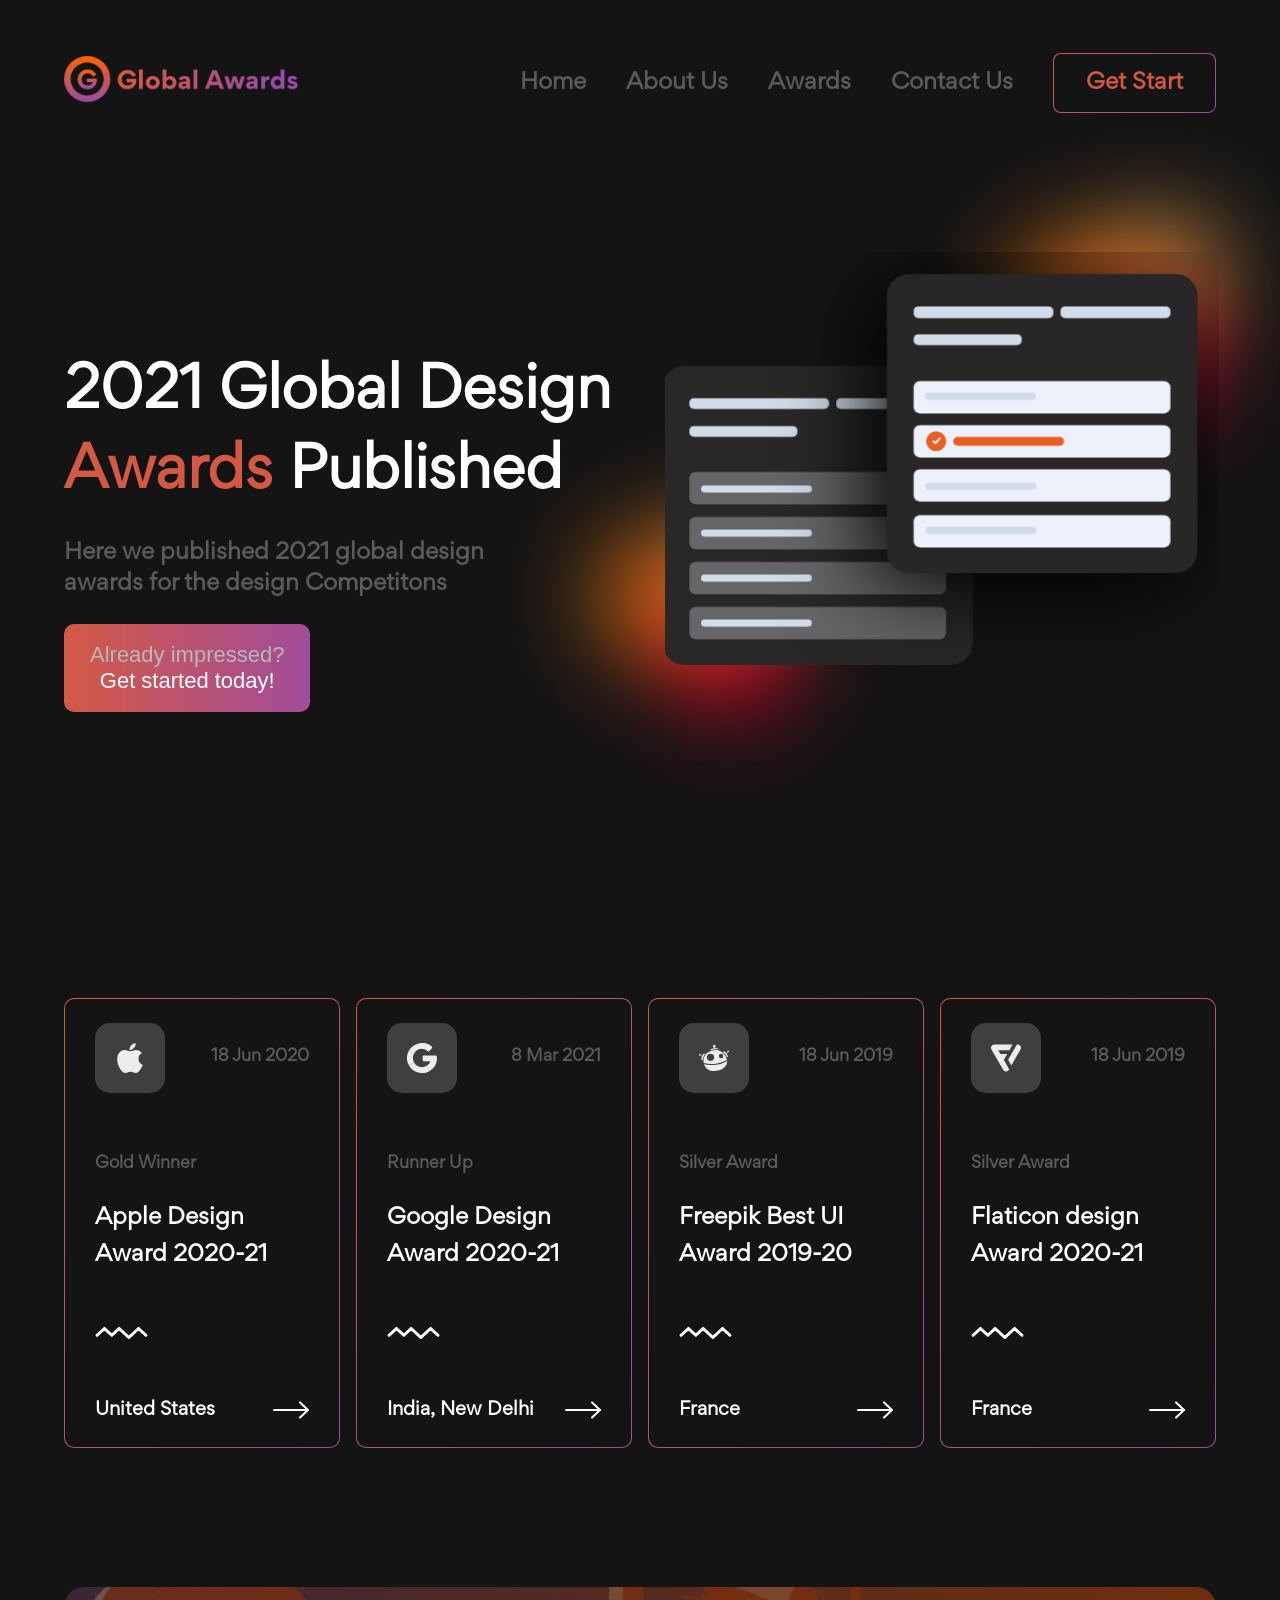
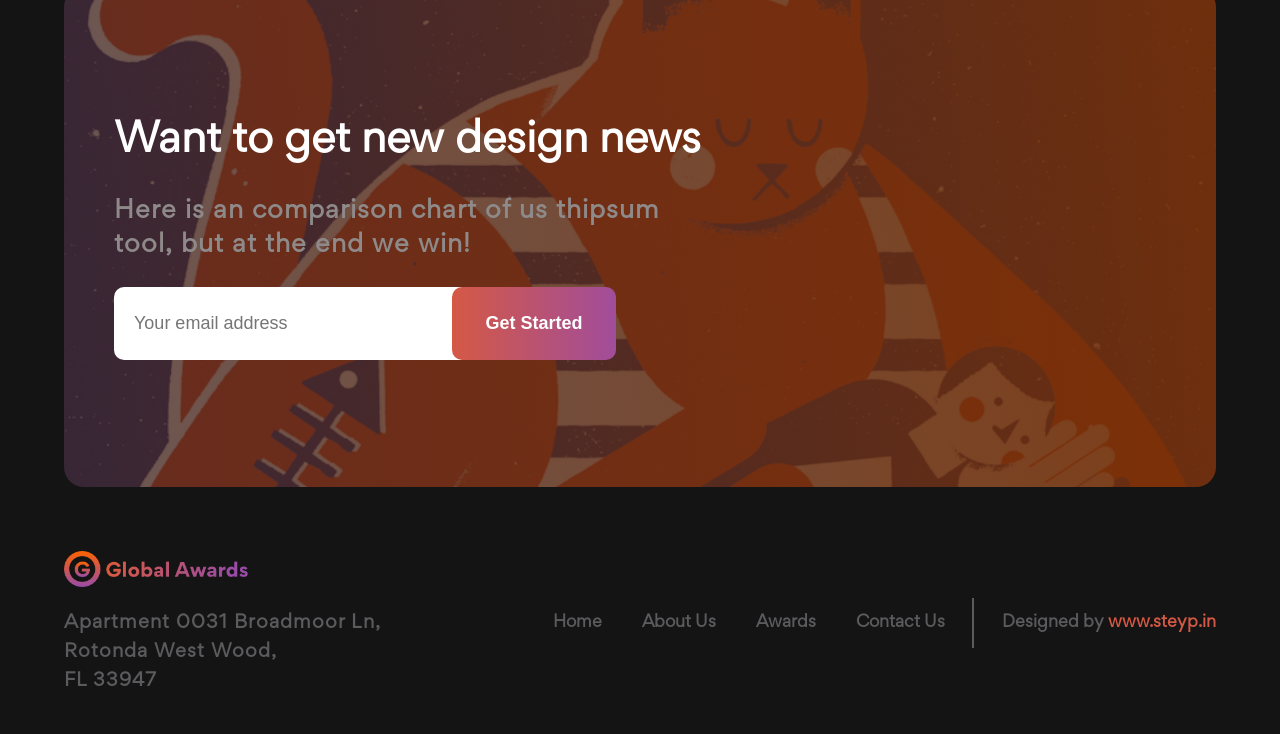
<file: index.html>
<!DOCTYPE html>
<html lang="en">
  <head>
    <meta charset="UTF-8" />
    <meta http-equiv="X-UA-Compatible" content="IE=edge" />
    <meta name="viewport" content="width=device-width, initial-scale=1.0" />
    <title>Global Awards</title>
    <link rel="stylesheet" href="./css/style.css" />
    <link rel="stylesheet" href="./css/animate.css" />
    <script src="./js/jquery.min.js"></script>
    <script src="./js/wow.js"></script>
    <script src="./js/index.js"></script>
    <!-- fav-icon -->
    <link rel="icon" href="./images/favicon.png" />
    ￼￼
  </head>
  <body>
    <header>
      <div class="wrapper">
        <div class="logo">
          <a href="index.html"><img src="./images/logo.png" alt="Logo" /></a>
        </div>
        <ul class="nav">
          <li><a href="#">Home</a></li>
          <li><a href="#">About Us</a></li>
          <li><a href="#">Awards</a></li>
          <li><a href="#">Contact Us</a></li>
          <li><a href="#" class="button btn">Get Start</a></li>
        </ul>
        <!-- mobile-menu -->
        <div class="icon" onclick="showMenu()">
          <span></span>
          <span></span>
          <span></span>
        </div>
        <ul class="mobile-nav">
          <li><a href="#">Home</a></li>
          <li><a href="#">About Us</a></li>
          <li><a href="#">Awards</a></li>
          <li><a href="#">Contact Us</a></li>
          <li><a href="#" class="button btn">Get Start</a></li>
        </ul>
      </div>
    </header>
    <!-- header-end -->
    <span class="overlay" onclick="hideMenu()"></span>
    <main>
      <div class="wrapper">
        <div class="text">
          <h1 class="wow fadeInLeft">
            2021 Global Design <span>Awards</span> Published
          </h1>
          <p class="wow fadeInLeft" data-wow-delay=".2s">
            Here we published 2021 global design awards for the design
            Competitons
          </p>
          <button class="wow fadeInLeft" data-wow-delay=".3s">
            <span>Already impressed?</span>Get started today!
          </button>
        </div>
        <div class="image-box wow fadeInRight">
          <img src="./images/pattern-color.png" alt="Blured" class="lefted" />
          <img src="./images/pattern-color.png" alt="Blured" class="rised" />
        </div>
        <div class="lifted">
          <img src="./images/spot-image.png" alt="" />
        </div>
      </div>
    </main>
    <!-- spotlight-end -->

    <section id="awards">
      <div class="wrapper">
        <ul class="items">
          <li class="wow fadeInUp">
            <a href="#">
              <div class="top">
                <img src="./images/apple.svg" alt="Apple" />
                <span>18 Jun 2020</span>
              </div>
              <div class="container">
                <span>Gold Winner</span>
                <h2>Apple Design Award 2020-21</h2>
                <img src="./images/cross-line.svg" alt="Cross Line" />
              </div>
              <div class="bottom">
                <h6>United States</h6>
                <img src="./images/arrow.svg" alt="Arrow" />
              </div>
            </a>
          </li>
          <li class="wow fadeInUp" data-wow-delay=".2s">
            <a href="#">
              <div class="top">
                <img src="./images/google.svg" alt="Google" />
                <span>8 Mar 2021</span>
              </div>
              <div class="container">
                <span>Runner Up</span>
                <h2>Google Design Award 2020-21</h2>
                <img src="./images/cross-line.svg" alt="Cross Line" />
              </div>
              <div class="bottom">
                <h6>India, New Delhi</h6>
                <img src="./images/arrow.svg" alt="Arrow" />
              </div>
            </a>
          </li>
          <li class="wow fadeInUp" data-wow-delay=".3s">
            <a href="#">
              <div class="top">
                <img src="./images/freepik-logo.svg" alt="Freepik" />
                <span>18 Jun 2019</span>
              </div>
              <div class="container">
                <span>Silver Award</span>
                <h2>Freepik Best UI Award 2019-20</h2>
                <img src="./images/cross-line.svg" alt="Cross Line" />
              </div>
              <div class="bottom">
                <h6>France</h6>
                <img src="./images/arrow.svg" alt="Arrow" />
              </div>
            </a>
          </li>
          <li class="wow fadeInUp" data-wow-delay=".4s">
            <a href="#">
              <div class="top">
                <img src="./images/flaticon.svg" alt="Flaticon" />
                <span>18 Jun 2019</span>
              </div>
              <div class="container">
                <span>Silver Award</span>
                <h2>Flaticon design Award 2020-21</h2>
                <img src="./images/cross-line.svg" alt="Cross Line" />
              </div>
              <div class="bottom">
                <h6>France</h6>
                <img src="./images/arrow.svg" alt="Arrow" />
              </div>
            </a>
          </li>
        </ul>
      </div>
    </section>
    <!-- awards-end -->

    <section id="email">
      <div class="wrapper">
        <div class="bg-box">
          <div class="text-box">
            <h1 class="wow fadeInLeft" data-wow-duration="2s">
              Want to get new design news
            </h1>
            <p class="wow fadeInLeft" data-wow-duration="2s">
              Here is an comparison chart of us thipsum tool, but at the end we
              win!
            </p>
            <form action="" class="wow fadeInLeft">
              <input
                type="email"
                name="email"
                class="email"
                placeholder="Your email address"
              />
              <input type="button" value="Get Started" class="btn" />
            </form>
          </div>
        </div>
      </div>
    </section>
    <!-- email-section-end -->

    <footer>
      <div class="wrapper">
        <div class="logo-content-box">
          <img src="./images/logo.png" alt="Logo" />
          <p>
            <a href="#">
              Apartment 0031 Broadmoor Ln, Rotonda West Wood, <br />
              FL 33947
            </a>
          </p>
        </div>
        <ul class="nav">
          <li><a href="#">Home</a></li>
          <li><a href="#">About Us</a></li>
          <li><a href="#">Awards</a></li>
          <li><a href="#">Contact Us</a></li>
        </ul>
        <hr />
        <p>
          Designed by
          <a href="https://steyp.com" target="_blank">www.steyp.in</a>
        </p>
      </div>
    </footer>
  </body>
</html>
</file>
<file: css/style.css>
* {
  margin: 0;
  padding: 0;
  border: 0;
  vertical-align: baseline;
  background: transparent;
  text-decoration: none;
  outline: none;
  -webkit-box-sizing: border-box;
  -moz-box-sizing: border-box;
  box-sizing: border-box;
}

html {
  scroll-behavior: smooth;
}

@font-face {
  font-family: "Gordita Regular";
  font-style: normal;
  font-weight: normal;
  src: local("Gordita Regular"),
    url("../fonts/Gordita Regular.woff") format("woff");
}

@font-face {
  font-family: "Gordita Medium";
  font-style: normal;
  font-weight: normal;
  src: local("Gordita Medium"),
    url("../fonts/Gordita Medium.woff") format("woff");
}

.wrapper {
  width: 90%;
  max-width: 1350px;
  margin: 0 auto;
}

ul,
ol {
  list-style: none;
}

a {
  text-decoration: none;
}

a:hover {
  transition: 0.3s ease-in;
}

body {
  font-family: "Gordita Regular";
  background: #141414;
}

.active {
  overflow: hidden;
}

header .wrapper {
  height: 120px;
  display: flex;
  align-items: center;
  justify-content: space-between;
}

header .logo img {
  width: 80%;
}

header .nav {
  display: flex;
  align-items: center;
}

header .nav li {
  margin-right: 40px;
}

header .nav li:last-child {
  margin-right: 0;
}

header .nav a {
  font-size: 22px;
  color: #5b5a5d;
  font-weight: 600;
}

header .nav a:hover {
  color: #fff;
}

header .nav .button,
header .mobile-nav .button {
  color: #d45945;
  padding: 18px 32px;
  background: #141414;
  border-radius: 8px;
  border: 1px solid transparent;
  background: linear-gradient(#141414, #141414) padding-box,
    linear-gradient(130deg, #d45945, #a14d9b) border-box;
}

header .nav .button:hover {
  background: linear-gradient(to right, #d45945, #a14d9b);
}

.sticky header {
  position: fixed;
  width: 100%;
  top: 0;
  right: 0;
  left: 0;
  z-index: 55;
  background: #141414;
  animation: header 0.3s forwards;
  box-shadow: rgba(0, 0, 0, 0.16) 0px 3px 6px, rgba(0, 0, 0, 0.23) 0px 3px 6px;
}

@keyframes header {
  0% {
    transform: translateY(-80px);
  }
  100% {
    transform: translateY(0);
  }
}

/* mobile-menu */

header .icon {
  display: none;
}

header .icon span {
  display: block;
  width: 30px;
  height: 3px;
  background: linear-gradient(to right, #d45945, #a14d9b);
  margin-bottom: 8px;
  transition: 0.4s ease-in;
}

header .mobile-nav {
  display: none;
}

.overlay {
  display: none;
}

/* header -end */

.sticky main {
  margin-top: 120px;
}

main {
  height: calc(100vh - 120px);
  display: flex;
  align-items: center;
}

main .wrapper {
  display: flex;
}

main h1 {
  color: #fff;
  font-size: 56px;
  width: 80%;
  margin-bottom: 24px;
}

main h1 span {
  color: #d45945;
}

main .text p {
  color: #5b5a5d;
  font-size: 22px;
  font-weight: 600;
  width: 60%;
  margin-bottom: 24px;
}

main button {
  padding: 18px 26px;
  background: linear-gradient(to right, #d45945, #a14d9b);
  font-size: 22px;
  color: #fff;
  border-radius: 10px;
  font-weight: 500;
  transition: 0.3s ease-in;
}

main button span {
  display: block;
  width: 100%;
  color: #b8b8b8;
}

main button:hover {
  transform: scale(1.03);
  background: linear-gradient(to right, #a14d9b, #d45945);
}

main .image-box {
  position: relative;
  display: flex;
  justify-content: space-between;
  align-items: center;
  filter: blur(50px);
}

main .image-box img {
  width: 45%;
}

main .image-box img.rised {
  margin-top: -100%;
}

main .image-box .lefted {
  position: relative;
  left: -180px;
  bottom: -80px;
}

main .lifted {
  position: absolute;
  right: 14%;
  top: 25%;
}

/* main-end */

/* award-section */

#awards .items {
  display: flex;
  justify-content: space-between;
  align-items: center;
  height: 600px;
}

#awards .items li {
  margin-right: 16px;
  border: 1px solid transparent;
  width: 25%;
  height: 450px;
  padding: 25px 30px;
  border-radius: 10px;
  display: flex;
  flex-direction: column;
  justify-content: center;
  transition: 0.3s ease-in;
  background: linear-gradient(#141414, #141414) padding-box,
    linear-gradient(130deg, #d45945, #a14d9b) border-box;
  border-radius: 10px;
}

#awards .items li:last-child {
  margin-right: 0;
}

#awards .items li:hover {
  height: 500px;
  padding: 50px 30px;
  background: linear-gradient(130deg, #d45945, #a14d9b);
}

#awards .items li:hover span {
  color: #b8b8b8;
}

#awards .items .top {
  display: flex;
  justify-content: space-between;
  align-items: center;
  margin-bottom: 60px;
}

#awards .items .top img {
  padding: 20px;
  width: 70px;
  height: 70px;
  background: #3f3f3f;
  border-radius: 15px;
}

#awards .items .top span {
  color: #5b5a5d;
  font-weight: 600;
}

#awards .items .container span {
  color: #5b5a5d;
  font-weight: 600;
}

#awards .items .container h2 {
  color: #fff;
  margin-top: 24px;
  font-size: 22px;
  line-height: 1.7em;
  margin-bottom: 50px;
}

#awards .items .bottom {
  display: flex;
  justify-content: space-between;
  align-items: center;
  margin-top: 50px;
}

#awards .items .bottom h6 {
  color: #ffff;
  font-size: 18px;
}

/* awards-end */

#email {
  padding: 5% 0;
}

#email .bg-box {
  background: linear-gradient(85deg, #d458452a, #8b3500c0),
    url(../images/footer-image.png);
  background-size: cover;
  background-position: center;
  width: 100%;
  height: 500px;
  border-radius: 20px;
  padding: 0 50px;
  display: flex;
  align-items: center;
}

#email .bg-box h1 {
  color: #ffff;
  font-size: 40px;
  width: 90%;
  margin-bottom: 24px;
}

#email .bg-box p {
  color: #8f8a8a;
  font-size: 24px;
  width: 65%;
  font-weight: 600;
  letter-spacing: 1px;
  margin-bottom: 24px;
}

#email .bg-box .email {
  padding: 26px 20px;
  background: #fff;
  font-size: 18px;
  border-radius: 10px;
  width: 40%;
}

#email .bg-box .btn {
  padding: 26px 20px;
  font-size: 18px;
  color: #fff;
  font-weight: 600;
  border-radius: 10px;
  width: 18%;
  background: linear-gradient(to right, #d45945, #a14d9b);
  margin-left: -30px;
  transition: 0.3s ease-in;
}

#email .bg-box .btn:hover {
  background: linear-gradient(to right, #a14d9b, #d45945);
}

/* email-section-end */

footer {
  padding: 0 0 3% 0;
}

footer .wrapper {
  display: flex;
  justify-content: space-between;
  align-items: center;
}

footer .logo-content-box img {
  width: 40%;
  margin-bottom: 14px;
}

footer .logo-content-box p {
  width: 60%;
}

footer .logo-content-box a {
  color: #5b5a5d;
  font-size: 18px;
  font-weight: 600;
  line-height: 1.6em;
  letter-spacing: 1px;
  transition: 0.3s ease-in;
}

footer .logo-content-box a:hover {
  color: #aaa8ad;
}

footer .nav {
  display: flex;
  align-items: center;
}

footer .nav li {
  margin-right: 40px;
}

footer .nav li:last-child {
  margin-right: 0;
}

footer .nav li a {
  color: #5b5a5d;
  font-weight: 600;
}

footer .nav li a:hover {
  color: #aaa8ad;
}

footer hr {
  height: 50px;
  width: 2px;
  background: #5b5a5d;
}

footer p {
  color: #5b5a5d;
  font-weight: 600;
}

footer p a {
  color: #d45945;
}

footer p a:hover {
  color: #ff8370;
}

/* responsive-screen */

@media all and (max-width: 1280px) {
  main .lifted {
    right: 0;
    top: 28%;
  }
  main .lifted img {
    width: 90%;
  }
  footer .logo-content-box {
    width: 40%;
  }
  footer .logo-content-box p {
    width: 80%;
  }
}

@media all and (max-width: 980px) {
  header .icon {
    display: block;
    z-index: 55;
  }
  header .nav {
    display: none;
  }
  .active header .icon span:first-child {
    transform: translateY(10px) rotate(45deg);
  }
  .active header .icon span:nth-child(2) {
    transform: translateX(-50px);
    opacity: 0;
  }
  .active header .icon span:last-child {
    transform: translateY(-11px) rotate(-45deg);
  }
  header .mobile-nav {
    display: block;
    visibility: hidden;
    opacity: 0;
    position: fixed;
    top: -100%;
    left: 0;
    right: 0;
    width: 100%;
    text-align: center;
    padding: 50px 20px;
    background: #2a2a2ab4;
    z-index: 44;
    backdrop-filter: blur(15px);
    box-shadow: rgba(0, 0, 0, 0.16) 0px 3px 6px, rgba(0, 0, 0, 0.23) 0px 3px 6px;
    transition: 0.4s ease-in;
  }
  .active header .mobile-nav {
    top: 0;
    visibility: visible;
    opacity: 1;
  }
  header .mobile-nav li {
    border-bottom: 1px dashed #5b5a5d;
    padding-bottom: 40px;
    width: 60%;
    margin: 0 auto 40px;
  }
  header .mobile-nav li a {
    color: #aaa8ad;
    font-weight: 600;
  }
  header .mobile-nav li:hover a {
    color: #d45945;
  }
  header .mobile-nav li:last-child {
    margin-bottom: 0;
    border: none;
    padding-bottom: 0;
  }
  header .mobile-nav .button:hover {
    background: linear-gradient(to right, #d45945, #a14d9b);
    color: #fff;
  }
  header .mobile-nav .button::before {
    content: "";
    position: absolute;
    bottom: 35px;
    transform: translateX(-25%);
    height: 55px;
    width: 140px;
    z-index: -1;
    background-image: linear-gradient(to right, #d45945, #a14d9b);
    border-radius: 8px;
  }
  .overlay {
    display: block;
    visibility: hidden;
    opacity: 0;
    position: fixed;
    width: 100%;
    height: 100vh;
    background: rgba(0, 0, 0, 0.527);
    z-index: 33;
    backdrop-filter: blur(8px);
    transition: 0.4s ease-in;
  }
  .active .overlay {
    visibility: visible;
    opacity: 1;
  }
  main .wrapper {
    flex-direction: column;
  }
  main .text p {
    font-size: 20px;
  }
  main button {
    font-size: 20px;
  }
  main h1 {
    font-size: 50px;
  }
  main .lifted {
    right: 0;
  }
  main .image-box img {
    width: 30%;
  }
  main .image-box img.rised {
    margin-top: -30%;
  }
  main .image-box .lefted {
    left: 80px;
    bottom: 18%;
  }
  main .lifted {
    top: 40%;
  }
  #awards {
    padding: 8% 0 0;
  }
  #awards .items {
    flex-wrap: wrap;
    justify-content: center;
    height: auto;
  }
  #awards .items li {
    width: 40%;
    margin-bottom: 30px;
  }
  #awards .items li:nth-child(2n) {
    margin-right: 0;
  }
  #email .bg-box p {
    font-size: 22px;
  }
  #email .bg-box .email {
    font-size: 16px;
  }
  #email .bg-box .btn {
    font-size: 16px;
  }
  footer .wrapper {
    flex-direction: column;
  }
  footer .logo-content-box {
    width: 100%;
    text-align: center;
  }
  footer .logo-content-box p {
    width: 100%;
    margin-bottom: 26px;
  }
  footer .logo-content-box img {
    width: 30%;
  }
  footer .nav {
    margin-bottom: 26px;
  }
  footer hr {
    width: 80%;
    margin: 0 auto;
    height: 2px;
    margin-bottom: 26px;
  }
}

@media all and (max-width: 768px) {
  main {
    padding-bottom: 8%;
  }
  main .lifted {
    right: 15%;
    top: 55%;
    width: 65%;
  }
  main .image-box {
    height: 300px;
  }
  main .lifted img {
    width: 100%;
    display: block;
  }
  #email {
    padding: 8% 0;
  }
  #email .bg-box p {
    width: 90%;
  }
  #email .bg-box .email {
    width: 50%;
  }
  #email .bg-box .btn {
    width: 25%;
  }
}

@media all and (max-width: 640px) {
  main h1 {
    font-size: 45px;
  }
  main .text p {
    width: 100%;
  }
  main .lifted {
    top: 60%;
  }
  #awards .items li {
    width: 60%;
    margin-right: 0;
  }
  #email .bg-box h1 {
    font-size: 38px;
    width: 100%;
  }
  #email .bg-box p {
    width: 100%;
  }
  #email .bg-box .email {
    width: 70%;
  }
  #email .bg-box .btn {
    width: 35%;
  }
}

@media all and (max-width: 480px) {
  .sticky header .wrapper {
    display: flex;
    align-items: center;
    height: 80px;
  }
  header .logo img {
    width: 70%;
  }
  main .text {
    text-align: center;
  }
  main h1 {
    width: 100%;
    font-size: 34px;
  }
  main .text p {
    font-size: 18px;
  }
  main button {
    font-size: 16px;
  }
  #awards .items li {
    width: 80%;
  }
  #email {
    padding: 8% 0 12%;
  }
  #email .bg-box {
    text-align: center;
    padding: 0 20px;
  }
  #email .bg-box h1 {
    font-size: 28px;
  }
  #email .bg-box p {
    font-size: 18px;
  }
  footer .logo-content-box img {
    width: 45%;
  }
  footer .logo-content-box a {
    font-size: 16px;
  }
  footer .nav {
    flex-direction: column;
  }
  footer .nav li {
    margin-right: 0;
    margin-bottom: 20px;
  }
  footer .nav li:last-child {
    margin-bottom: 0;
  }
  footer .nav li a {
    font-size: 16px;
  }
  footer p {
    font-size: 16px;
  }
}
@media all and (max-width: 360px) {
  main {
    padding-bottom: 5%;
  }
  main h1 {
    font-size: 26px;
  }
  main .text p {
    font-size: 16px;
  }
  main button {
    font-size: 14px;
  }
  main .lifted {
    left: 34px;
    top: 63%;
    width: 80%;
  }
  #awards .items li {
    width: 100%;
  }
  #email .bg-box .email {
    width: 90%;
  }
  #email .bg-box .btn {
    width: 60%;
    margin: 20px auto;
  }
}
@media all and (max-width: 320px) {
  main .lifted {
    left: 34px;
    top: 65%;
  }
  #awards .items .container h2 {
    font-size: 20px;
  }
  #awards .items .bottom h6 {
    font-size: 16px;
  }
  #email .bg-box h1 {
    font-size: 24px;
  }
  #email .bg-box p {
    font-size: 16px;
  }
  footer .logo-content-box a {
    font-size: 14px;
  }
  footer .nav li a {
    font-size: 14px;
  }
  footer p {
    font-size: 14px;
  }
}
</file>
